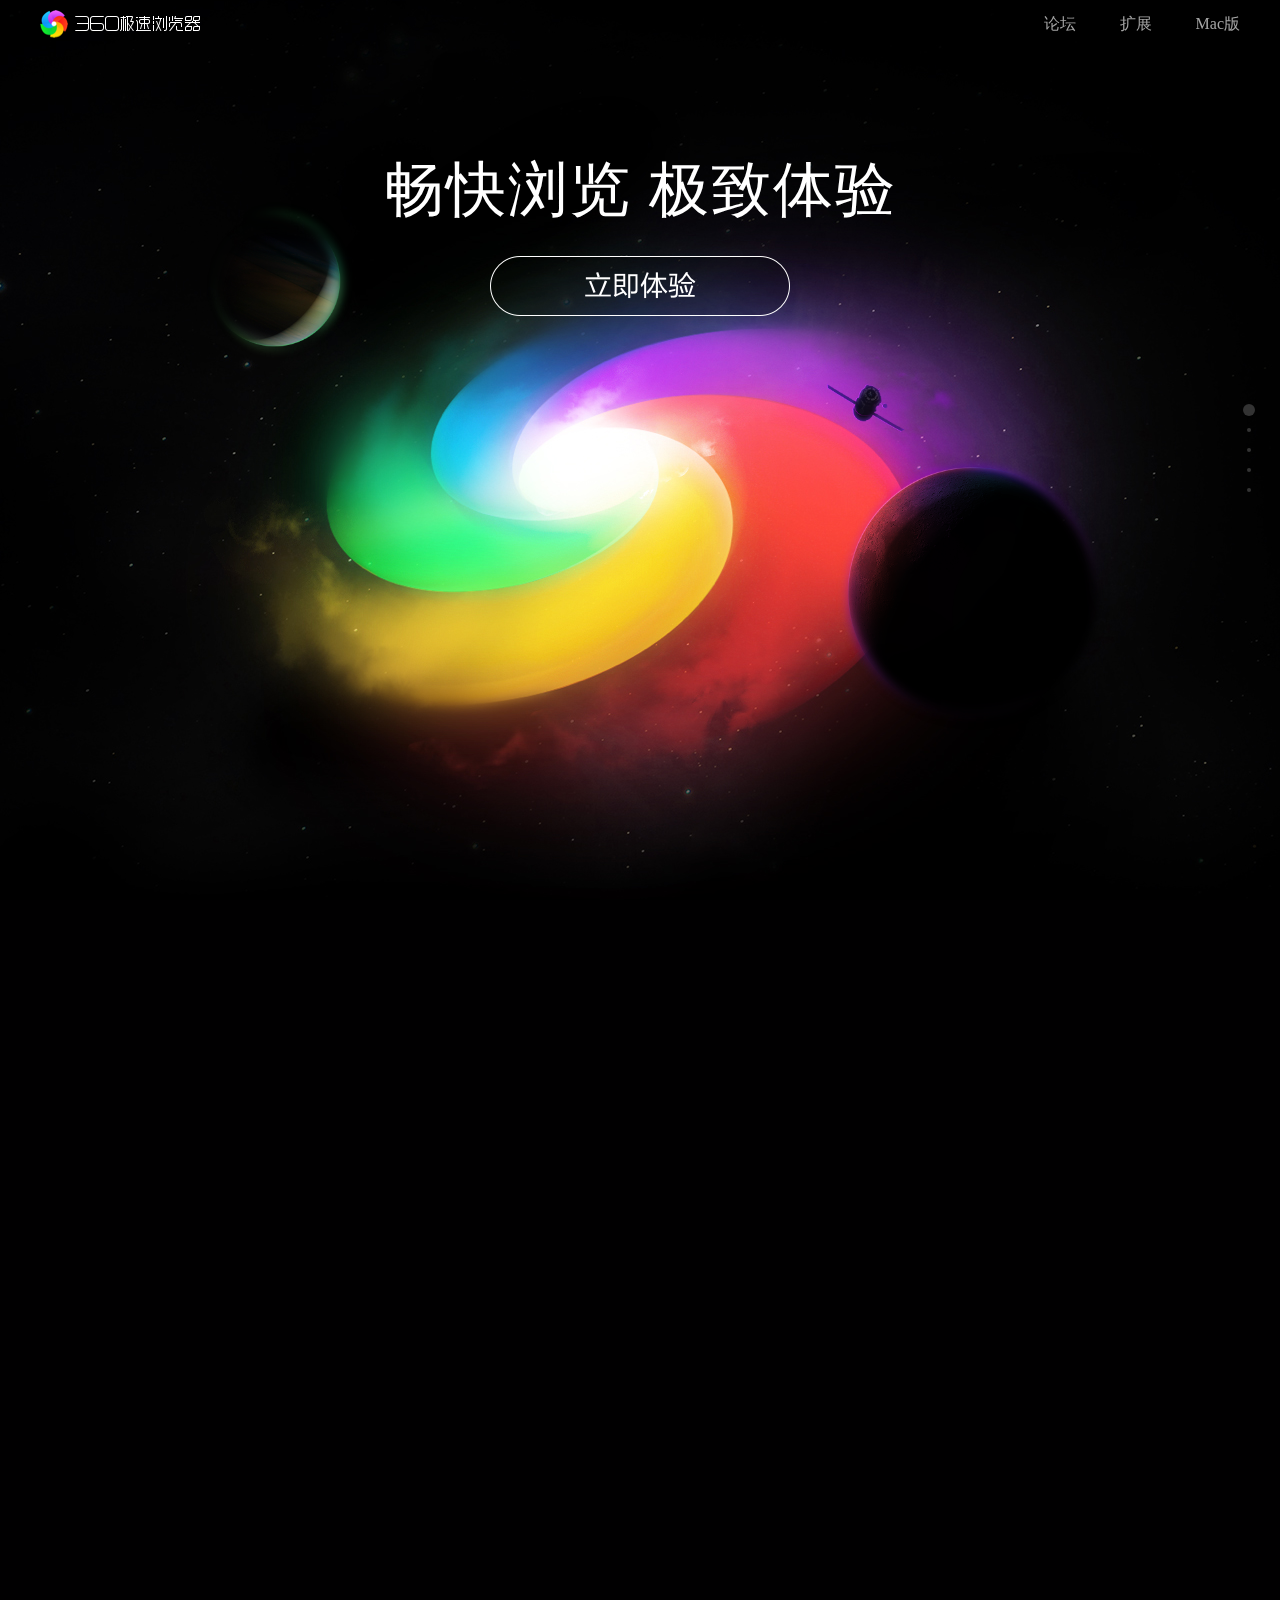
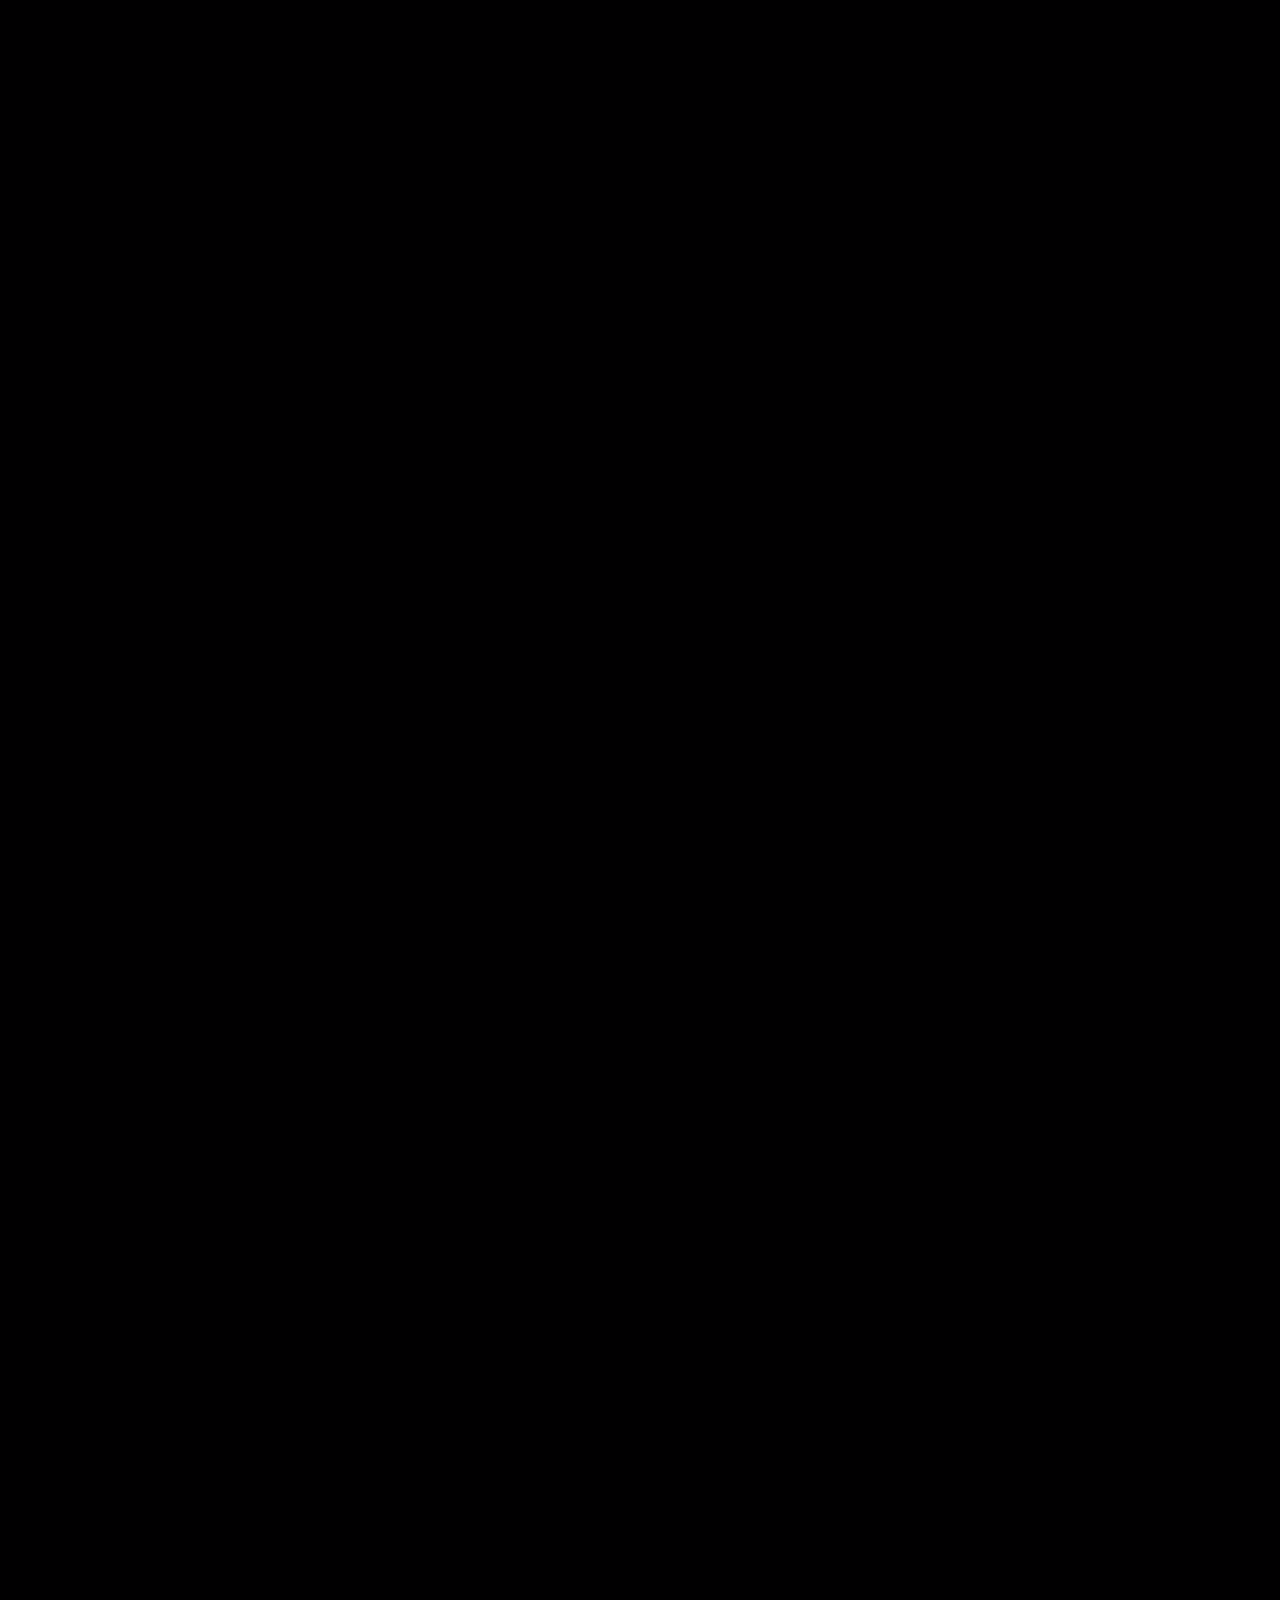
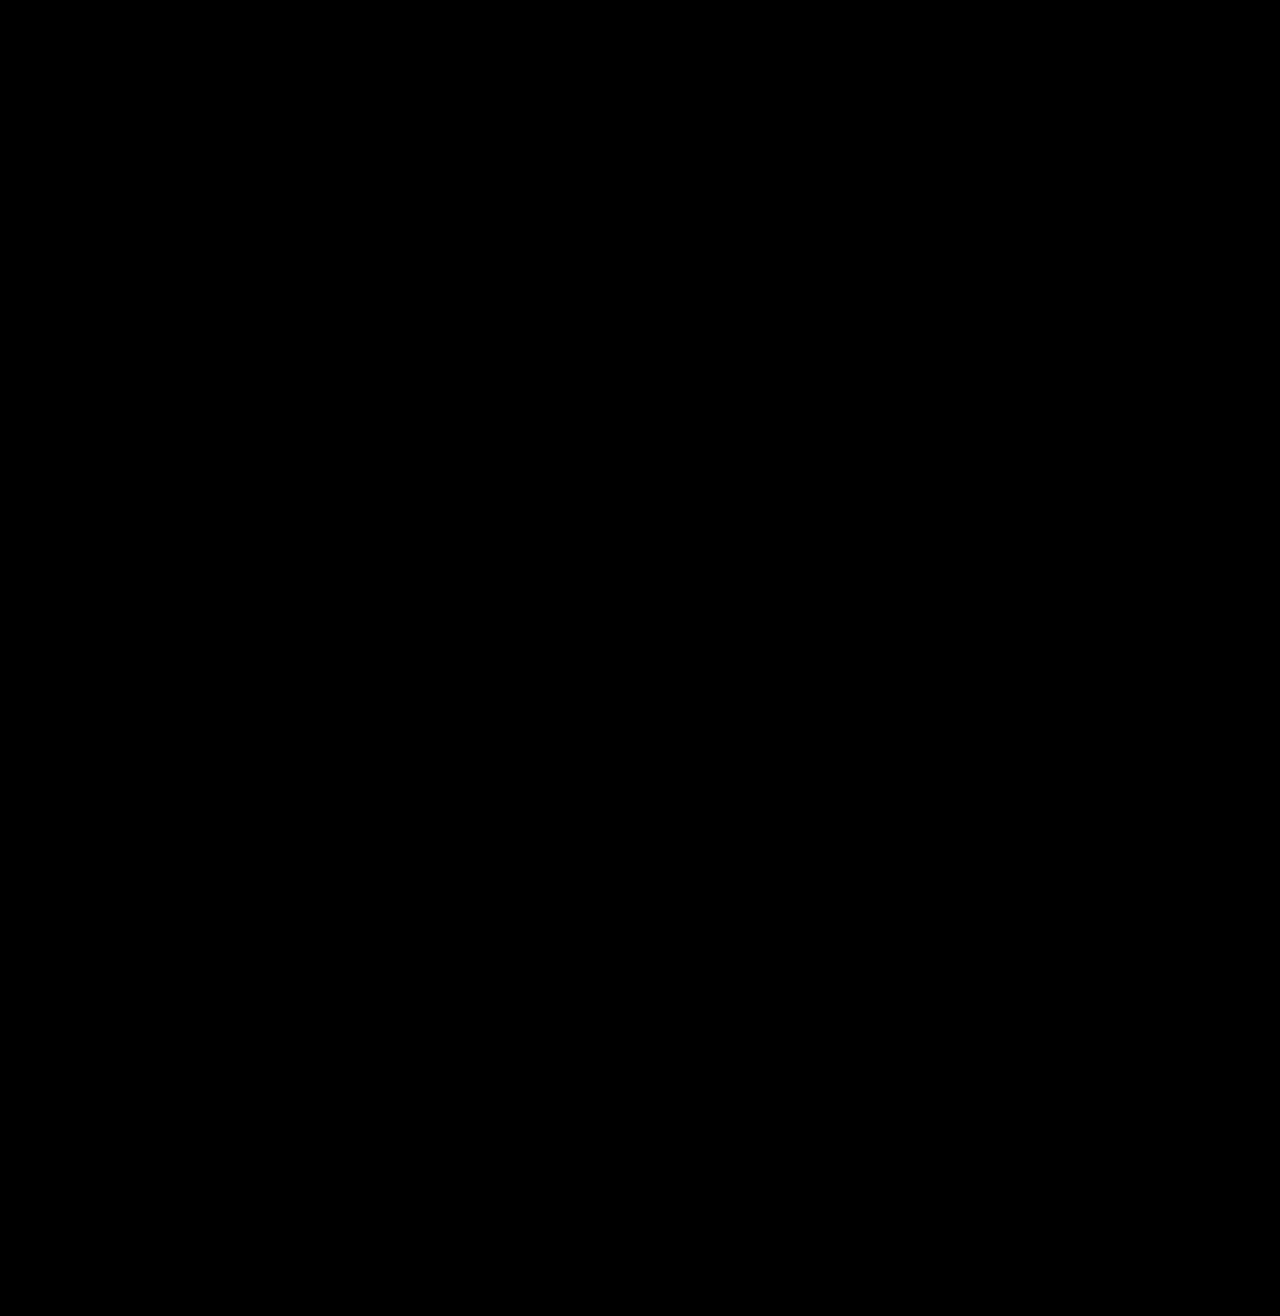
<file: 360/index.html>
<!DOCTYPE html>
<html lang="en">
<head>
    <meta charset="UTF-8">
    <meta name="viewport" content="width=device-width, initial-scale=1.0">
    <title>360极速浏览器</title>
    <!-- 注意要把这个fullpage文件放到index文件的上方 -->
    <link rel="stylesheet" href="css/fullpage.css">
    <link rel="stylesheet" href="css/index.css">

</head>
<body>
    <!-- 固定导航栏 -->
    <div class="header">
        <div class="headerContent">
            <img src="images/logo.png" alt="">
            <div class="nav">
                <a href="bankuai.html">论坛</a>
                <a href="#">扩展</a>
                <a href="#">Mac版</a>
            </div>
        </div>
    </div>
    <!-- 全屏滚动的代码 -->
    <div id="fullpage">
        <!-- 几个屏幕几个div -->
        <!-- 第一屏幕 -->
        <div class="section section1">
            <div class="title-box">
                <p>畅快浏览 极致体验</p>
                <a href="#"></a>
            </div>
            <!-- 第一个小球 -->
            <img src="images/ball1.png" alt="" class="ball1">
            <!-- 第二个小球 -->
            <img src="images/ball2.png" alt="" class="ball2">
            <!-- 卫星图片 -->
            <img src="images/ship.png" alt="" class="ship">
        </div>

        <!-- 第二屏幕 -->
        <div class="section">
            <!-- 文字模块 -->
            <div class="word-content">
                <p class="bigword">极速</p>
                <p class="line"></p>
                <p class="midword">Chromium78全新内核</p>
                <p class="smallword">性能强劲，快如闪电</p>
                <a href="#"></a>
            </div>

            <video autoplay="autoplay" loop="loop" muted="muted">
                <source src="images/video1.mp4" type="video/mp4">
                    您的浏览器版本太低，不能播放该视频
            </video>
        </div>

        <!-- 第三屏幕 -->
        <div class="section">
             <!-- 文字模块 -->
             <div class="word-content">
                <p class="bigword">极酷</p>
                <p class="line"></p>
                <p class="midword">暗夜炫黑模式</p>
                <p class="smallword">定义酷，定义你</p>
                <a href="#"></a>
            </div>

            <video autoplay="autoplay" loop="loop" muted="muted">
                <source src="images/video2.mp4" type="video/mp4">
                    您的浏览器版本太低，不能播放该视频
            </video>
        </div>

        <!-- 第四屏幕 -->
        <div class="section">
             <!-- 文字模块 -->
             <div class="word-content">
                <p class="bigword">级安全</p>
                <p class="line"></p>
                <p class="midword">DNS加密防劫持</p>
                <p class="smallword">安全升级，肆意无忌</p>
                <a href="#"></a>
            </div>

            <video autoplay="autoplay" loop="loop" muted="muted">
                <source src="images/video3.mp4" type="video/mp4">
                    您的浏览器版本太低，不能播放该视频
            </video>
        </div>

        <!-- 第五屏幕 -->
        <div class="section">
             <!-- 文字模块 -->
             <div class="word-content">
                <p class="bigword">极视界</p>
                <p class="line"></p>
                <p class="midword">4K高清视频播放</p>
                <p class="smallword">还原真实之美，尽显万物本色</p>
                <a href="#"></a>
            </div>

            <video autoplay="autoplay" loop="loop" muted="muted">
                <source src="images/video4.mp4" type="video/mp4">
                    您的浏览器版本太低，不能播放该视频
            </video>

            <!-- 底部模块 -->
            <div class="footer">
                Copyright © 2005-2021 360.CN All Rights Reserved 360互联网安全中心 隐私权政策 京ICP证080047号
                </br><img src="images/icon.png">京公网安备 11000002000006号
            </div>
        </div>

    </div>







    <!-- 必须先引入 jQuary到js文件 -->
    <script src="js/jquery.min.js"></script>
    <script src="js/fullpage.js"></script>

    <!-- 必须放到这里 -->
    <script>
       $(function () {
           $('#fullpage').fullpage({
              'navigation': true,
           });
       });
    </script>
</body>
</html>
</file>
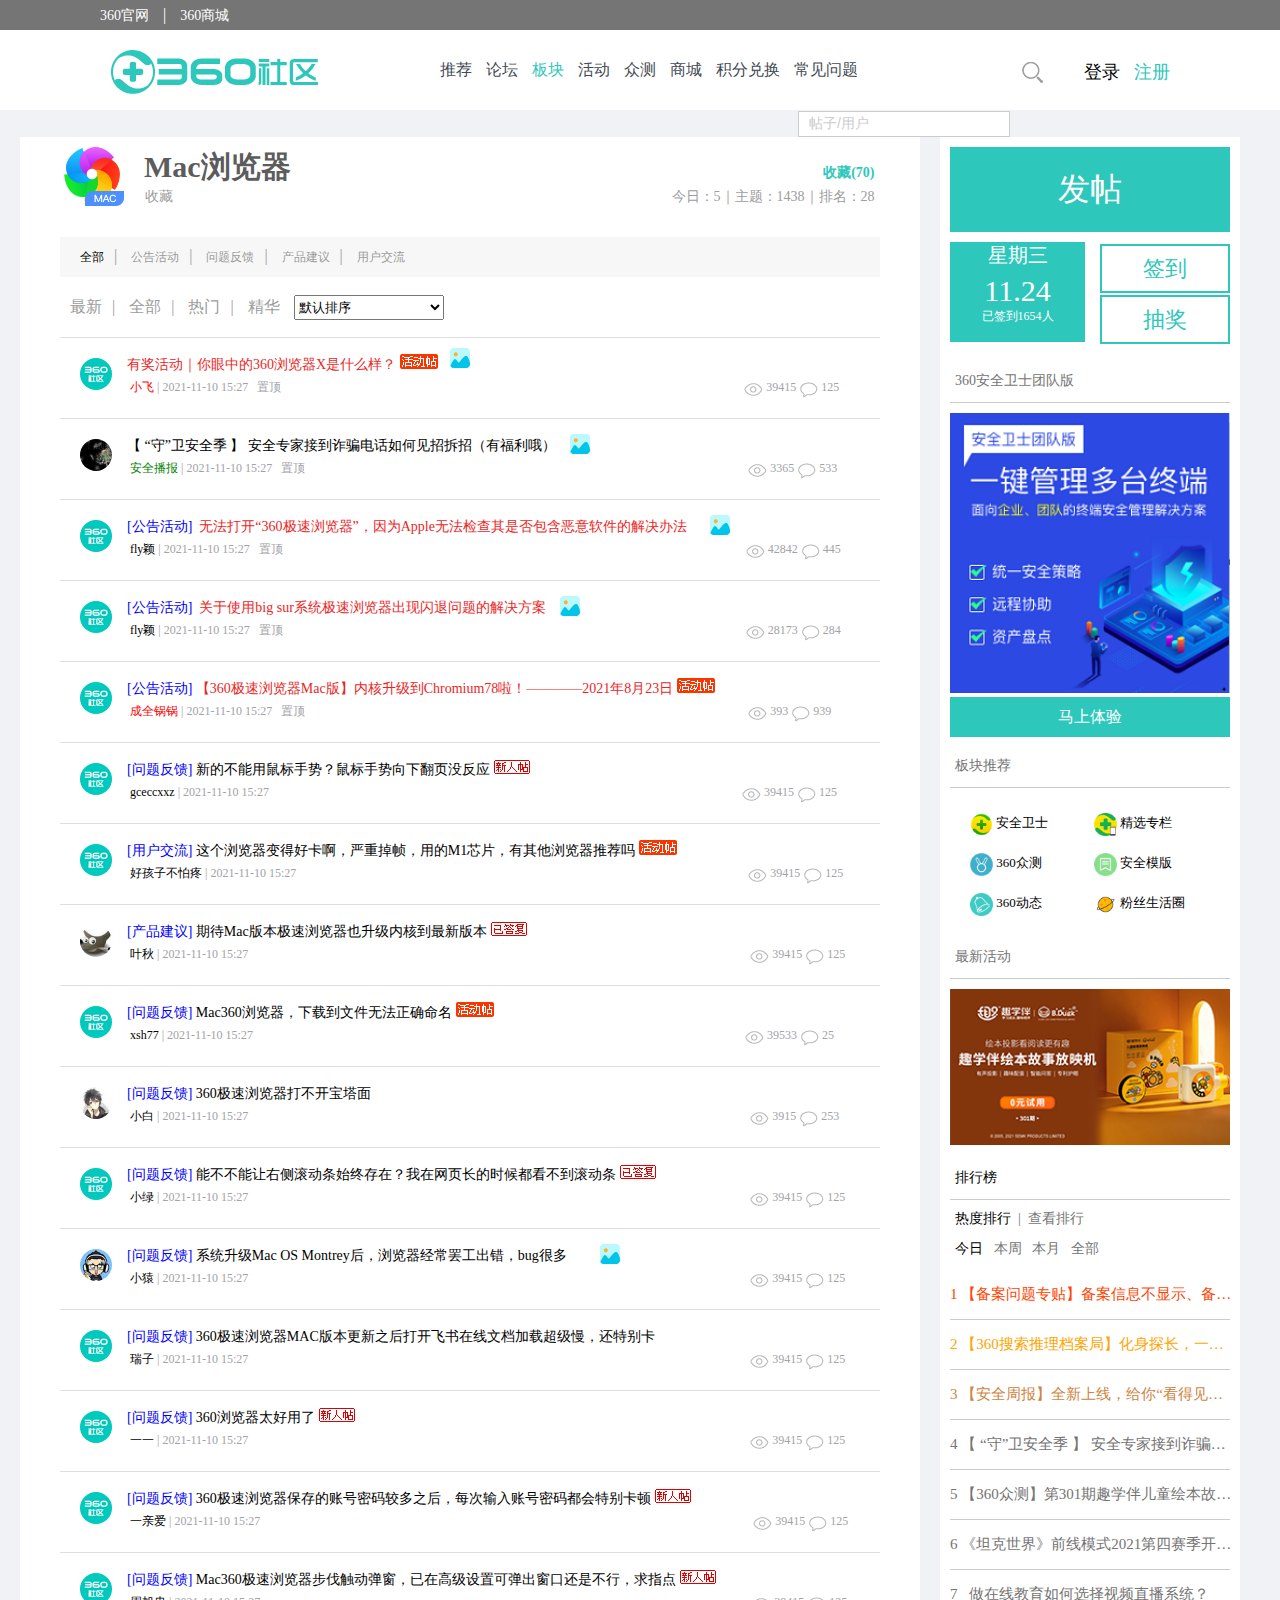
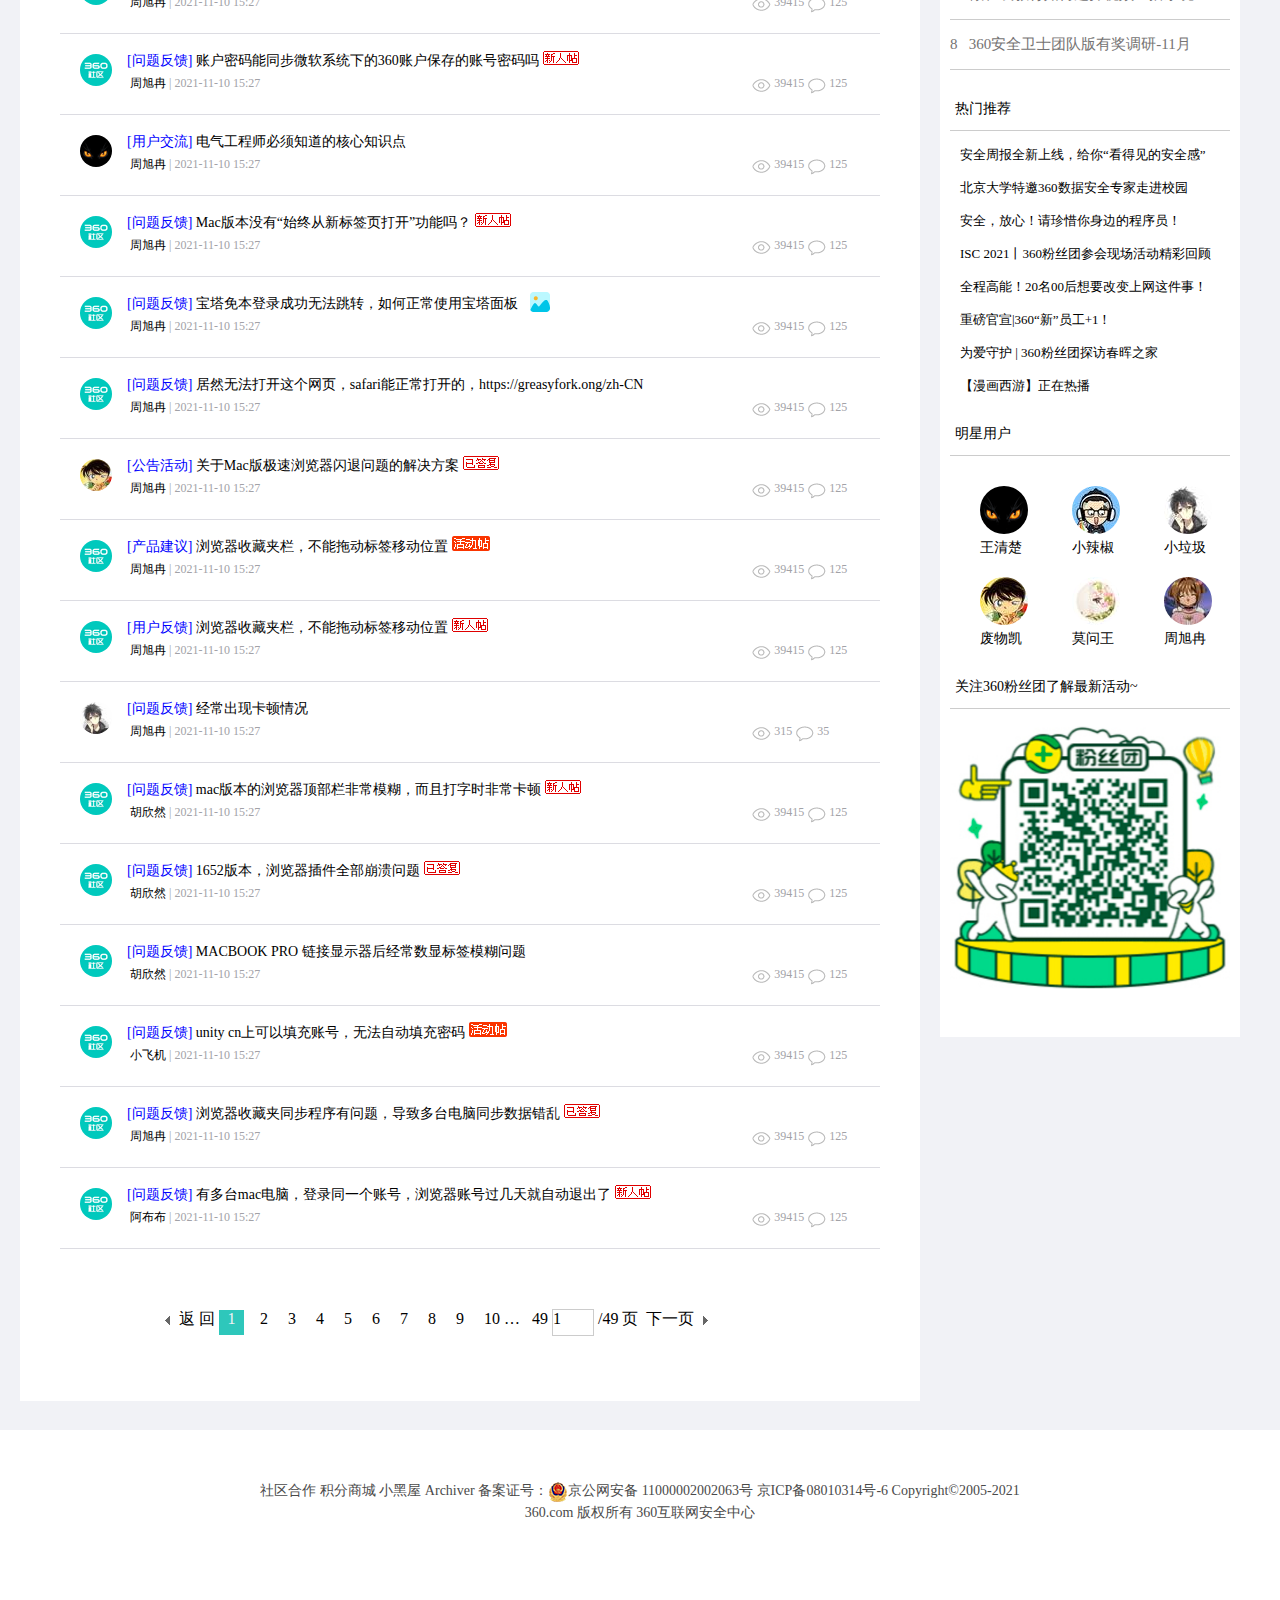
<file: 360/bankuai.html>
<!DOCTYPE html>
<html lang="en">
<head>
    <meta charset="UTF-8">
    <meta name="viewport" content="width=device-width, initial-scale=1.0">
    <title>Mac浏览器—360社区</title>
    <link rel="stylesheet" href="./css/bankuai.css">
</head>
<body>
    <!-- 首部导航栏 1-->
    <div class="nav">
        <p class="left">
            <span>
                <a href="#">360官网</a>
            </span>
            <span>|</span>
            <span>
                <a href="#">360商城</a>
            </span>
        </p>
    </div>

    <!-- 首部导航栏 2 -->
    <div class="nav2">
        <span>
            <img src="./images2/qiku_community_logo.png" alt="">
        </span>
        <span>
            <ul>
                <li><a href="#">推荐</a></li>
                <li><a href="#">论坛</a></li>
                <li><a href="#" class="green">板块</a></li>
                <li><a href="#">活动</a></li>
                <li><a href="#">众测</a></li>
                <li><a href="#">商城</a></li>
                <li><a href="#">积分兑换</a></li>
                <li><a href="#">常见问题</a></li>
            </ul>
        </span>


        <div>
            <div class="denglu">
                <p>
                    <a href="#">登录</a>
                    <a href="#" class="zhuce">注册</a>
                </p>
            </div>
            <!-- <input type="image" name="" id="" class="biaozhi" value=" "> -->
            <a href="#" class="sousuo1"></a>
            <!-- <img src="./images2/search.png" alt=""> -->
            <input type="text" value="帖子/用户" class="sousuo">
            
        </div>
    </div>

    <!-- 主体部分 -->
    <div class="all">
        <div class="boardnavleft">
            <!-- 第一部分 -->
            <div class="one">
                <img src="./images2/a3.png" alt="">
                <h2>
                    <a href="#">Mac浏览器</a>
                    <a href="#" class="shoucang">收藏(70)</a>
                </h2>
                <p>
                    <a href="#">收藏</a>
                    <a href="#" class="today">今日：5｜主题：1438｜排名：28</a>
                </p>
            </div>

            <!-- 第二部分 -->
            <div class="two">
                <a href="#" class="all">全部</a><span>|</span>
                <a href="#">公告活动</a><span>|</span>
                <a href="#">问题反馈</a><span>|</span>
                <a href="#">产品建议</a><span>|</span>
                <a href="#">用户交流</a>
            </div>

            <!-- 第三部分 -->
            <div class="three">
                <a href="#">最新</a><span>|</span>
                <a href="#">全部</a><span>|</span>
                <a href="#">热门</a><span>|</span>
                <a href="#">精华</a>
                <select name="" id="">
                    <option value="">默认排序</option>
                    <option value="">发帖时间</option>
                    <option value="">抢沙发</option>
                </select>
            </div>
            <div class="line"></div>

            <!-- 第四部分 -->
            <div class="four">
                <a href="#" class="img">
                    <img src="./images2/noavatar_small.jpg" alt="">
                </a>
                <a href="#" class="text">
                    <p class="jiang">有奖活动｜你眼中的360浏览器X是什么样？</p>
                    <span><img src="./images2/015.small.gif" alt="" class="picture2"></span>
                    <span><img src="./images2/picture.png" alt="" class="picture"></span>
                </a>
                <p class="name">
                    <font color="red">小飞</font> | 2021-11-10 15:27 &nbsp;&nbsp;置顶
                    <img src="./images2/postcheck.png" alt="" class="yan yan4">&nbsp;39415
                    <img src="./images2/postcomment.png" alt="" class="duihua">&nbsp;125
                </p>
            </div>
            <div class="line"></div>


            <!-- 第五部分 -->
            <div class="four">
                <a href="#" class="img">
                    <img src="./images2/t0130620bf680d3e09f.jpg" alt="">
                </a>
                <a href="#" class="text">
                    <p class="jiang ji">【 “守”卫安全季 】 安全专家接到诈骗电话如何见招拆招（有福利哦）</p>
                    <!-- <span><img src="./images2/015.small.gif" alt="" class="picture2"></span> -->
                    <span><img src="./images2/picture.png" alt="" class="picture5"></span>
                </a>
                <p class="name">
                    <font color="green">安全播报</font> | 2021-11-10 15:27 &nbsp;&nbsp;置顶
                    <img src="./images2/postcheck.png" alt="" class="yan yan5">&nbsp;3365
                    <img src="./images2/postcomment.png" alt="" class="duihua">&nbsp;533
                </p>
            </div>
            <div class="line"></div>


            <!-- 第六部分 -->
            <div class="four">
                <a href="#" class="img">
                    <img src="./images2/noavatar_small.jpg" alt="">
                </a>
                <a href="#" class="text">
                    <p class="jiang"><font color="blue">[公告活动]</font>&nbsp; <font>无法打开“360极速浏览器”，因为Apple无法检查其是否包含恶意软件的解决办法</font></p>
                    <!-- <span><img src="./images2/015.small.gif" alt="" class="picture2"></span> -->
                    <span><img src="./images2/picture.png" alt="" class="picture picture6"></span>
                </a>
                <p class="name">
                    <font color="black">fly颖</font> | 2021-11-10 15:27 &nbsp;&nbsp;置顶
                    <img src="./images2/postcheck.png" alt="" class="yan yan6">&nbsp;42842
                    <img src="./images2/postcomment.png" alt="" class="duihua">&nbsp;445
                </p>
            </div>
            <div class="line"></div>


            <!-- 第七部分 -->
            <div class="four">
                <a href="#" class="img">
                    <img src="./images2/noavatar_small.jpg" alt="">
                </a>
                <a href="#" class="text">
                    <p class="jiang"> <font color="blue">[公告活动] </font>&nbsp;关于使用big sur系统极速浏览器出现闪退问题的解决方案</p>
                    <!-- <span><img src="./images2/015.small.gif" alt="" class="picture2"></span> -->
                    <span><img src="./images2/picture.png" alt="" class="picture picture7"></span>
                </a>
                <p class="name">
                    <font color="black">fly颖</font> | 2021-11-10 15:27 &nbsp;&nbsp;置顶
                    <img src="./images2/postcheck.png" alt="" class="yan yan7">&nbsp;28173
                    <img src="./images2/postcomment.png" alt="" class="duihua">&nbsp;284
                </p>
            </div>
            <div class="line"></div>


            <!-- 第八部分 -->
            <div class="four">
                <a href="#" class="img">
                    <img src="./images2/noavatar_small.jpg" alt="">
                </a>
                <a href="#" class="text">
                    <p class="jiang"><font color="blue">[公告活动] </font>【360极速浏览器Mac版】内核升级到Chromium78啦！————2021年8月23日</p>
                    <span><img src="./images2/015.small.gif" alt="" class="picture2"></span>
                    <!-- <span><img src="./images2/picture.png" alt="" class="picture"></span> -->
                </a>
                <p class="name">
                    <font color="red">成全锅锅</font> | 2021-11-10 15:27 &nbsp;&nbsp;置顶
                    <img src="./images2/postcheck.png" alt="" class="yan yan8">&nbsp;393
                    <img src="./images2/postcomment.png" alt="" class="duihua">&nbsp;939
                </p>
            </div>
            <div class="line"></div>


            <!-- 第九部分 -->
            <div class="four">
                <a href="#" class="img">
                    <img src="./images2/noavatar_small.jpg" alt="">
                </a>
                <a href="#" class="text">
                    <p class="jiang gonggao"><font color="blue">[问题反馈] </font>新的不能用鼠标手势？鼠标手势向下翻页没反应</p>
                    <span><img src="./images2/011.small.gif" alt="" class="picture2"></span>
                    <!-- <span><img src="./images2/picture.png" alt="" class="picture"></span> -->
                </a>
                <p class="name">
                    <font color="black">gceccxxz</font> | 2021-11-10 15:27 
                    <img src="./images2/postcheck.png" alt="" class="yan yan9">&nbsp;39415
                    <img src="./images2/postcomment.png" alt="" class="duihua">&nbsp;125
                </p>
            </div>
            <div class="line"></div>





            <!-- 第十部分 -->
            <div class="four">
                <a href="#" class="img">
                    <img src="./images2/noavatar_small.jpg" alt="">
                </a>
                <a href="#" class="text">
                    <p class="jiang gonggao"><font color="blue">[用户交流] </font>这个浏览器变得好卡啊，严重掉帧，用的M1芯片，有其他浏览器推荐吗</p>
                    <span><img src="./images2/015.small.gif" alt="" class="picture2"></span>
                    <!-- <span><img src="./images2/picture.png" alt="" class="picture"></span> -->
                </a>
                <p class="name">
                    <font color="black">好孩子不怕疼</font> | 2021-11-10 15:27 &nbsp;&nbsp;
                    <img src="./images2/postcheck.png" alt="" class="yan yan10">&nbsp;39415
                    <img src="./images2/postcomment.png" alt="" class="duihua">&nbsp;125
                </p>
            </div>
            <div class="line"></div>




            <!-- 第十一部分 -->
            <div class="four">
                <a href="#" class="img">
                    <img src="./images2/2.jpg" alt="">
                </a>
                <a href="#" class="text">
                    <p class="jiang gonggao"><font color="blue">[产品建议] </font>期待Mac版本极速浏览器也升级内核到最新版本</p>
                    <span><img src="./images2/030.small.gif" alt="" class="picture2"></span>
                    <!-- <span><img src="./images2/picture.png" alt="" class="picture"></span> -->
                </a>
                <p class="name">
                    <font color="black">叶秋</font> | 2021-11-10 15:27 &nbsp;&nbsp;
                    <img src="./images2/postcheck.png" alt="" class="yan yan15">&nbsp;39415
                    <img src="./images2/postcomment.png" alt="" class="duihua">&nbsp;125
                </p>
            </div>
            <div class="line"></div>




            <!-- 第十二部分 -->
            <div class="four">
                <a href="#" class="img">
                    <img src="./images2/noavatar_small.jpg" alt="">
                </a>
                <a href="#" class="text">
                    <p class="jiang gonggao"><font color="blue">[问题反馈] </font>Mac360浏览器，下载到文件无法正确命名</p>
                    <span><img src="./images2/015.small.gif" alt="" class="picture2"></span>
                    <!-- <span><img src="./images2/picture.png" alt="" class="picture"></span> -->
                </a>
                <p class="name">
                    <font color="black">xsh77</font> | 2021-11-10 15:27 &nbsp;&nbsp;
                    <img src="./images2/postcheck.png" alt="" class="yan yan12">&nbsp;39533
                    <img src="./images2/postcomment.png" alt="" class="duihua">&nbsp;25
                </p>
            </div>
            <div class="line"></div>






            <!-- 第十三部分 -->
            <div class="four">
                <a href="#" class="img">
                    <img src="./images2/1.jpg" alt="">
                </a>
                <a href="#" class="text">
                    <p class="jiang gonggao"><font color="blue">[问题反馈] </font>360极速浏览器打不开宝塔面</p>
                    <!-- <span><img src="./images2/015.small.gif" alt="" class="picture2"></span> -->
                    <!-- <span><img src="./images2/picture.png" alt="" class="picture"></span> -->
                </a>
                <p class="name">
                    <font color="black">小白</font> | 2021-11-10 15:27 &nbsp;&nbsp;
                    <img src="./images2/postcheck.png" alt="" class="yan yan15">&nbsp;3915
                    <img src="./images2/postcomment.png" alt="" class="duihua">&nbsp;253
                </p>
            </div>
            <div class="line"></div>





            <!-- 第十四部分 -->
            <div class="four">
                <a href="#" class="img">
                    <img src="./images2/noavatar_small.jpg" alt="">
                </a>
                <a href="#" class="text">
                    <p class="jiang gonggao"><font color="blue">[问题反馈] </font>能不不能让右侧滚动条始终存在？我在网页长的时候都看不到滚动条</p>
                    <span><img src="./images2/030.small.gif" alt="" class="picture2"></span>
                    <!-- <span><img src="./images2/picture.png" alt="" class="picture"></span> -->
                </a>
                <p class="name">
                    <font color="black">小绿</font> | 2021-11-10 15:27 &nbsp;&nbsp;
                    <img src="./images2/postcheck.png" alt="" class="yan yan15">&nbsp;39415
                    <img src="./images2/postcomment.png" alt="" class="duihua">&nbsp;125
                </p>
            </div>
            <div class="line"></div>






            <!-- 第十五部分 -->
            <div class="four">
                <a href="#" class="img">
                    <img src="./images2/avatar4.jpg" alt="">
                </a>
                <a href="#" class="text">
                    <p class="jiang gonggao"><font color="blue">[问题反馈] </font>系统升级Mac&nbsp;OS&nbsp;Montrey后，浏览器经常罢工出错，bug很多</p>
                    <!-- <span><img src="./images2/015.small.gif" alt="" class="picture2"></span> -->
                    <span><img src="./images2/picture.png" alt="" class="picture picture15"></span>
                </a>
                <p class="name">
                    <font color="black">小猿</font> | 2021-11-10 15:27 &nbsp;&nbsp;
                    <img src="./images2/postcheck.png" alt="" class="yan yan15">&nbsp;39415
                    <img src="./images2/postcomment.png" alt="" class="duihua">&nbsp;125
                </p>
            </div>
            <div class="line"></div>



            <!-- 第十六部分 -->
            <div class="four">
                <a href="#" class="img">
                    <img src="./images2/noavatar_small.jpg" alt="">
                </a>
                <a href="#" class="text">
                    <p class="jiang gonggao"><font color="blue">[问题反馈] </font>360极速浏览器MAC版本更新之后打开飞书在线文档加载超级慢，还特别卡</p>
                    <!-- <span><img src="./images2/015.small.gif" alt="" class="picture2"></span> -->
                    <!-- <span><img src="./images2/picture.png" alt="" class="picture"></span> -->
                </a>
                <p class="name">
                    <font color="black">瑞子</font> | 2021-11-10 15:27 &nbsp;&nbsp;
                    <img src="./images2/postcheck.png" alt="" class="yan yan15">&nbsp;39415
                    <img src="./images2/postcomment.png" alt="" class="duihua">&nbsp;125
                </p>
            </div>
            <div class="line"></div>


            <!-- 第十七部分 -->
            <div class="four">
                <a href="#" class="img">
                    <img src="./images2/noavatar_small.jpg" alt="">
                </a>
                <a href="#" class="text">
                    <p class="jiang gonggao"><font color="blue">[问题反馈] </font>360浏览器太好用了</p>
                    <span><img src="./images2/011.small.gif" alt="" class="picture2"></span>
                    <!-- <span><img src="./images2/picture.png" alt="" class="picture"></span> -->
                </a>
                <p class="name">
                    <font color="black">一一</font> | 2021-11-10 15:27 &nbsp;&nbsp;
                    <img src="./images2/postcheck.png" alt="" class="yan yan15">&nbsp;39415
                    <img src="./images2/postcomment.png" alt="" class="duihua">&nbsp;125
                </p>
            </div>
            <div class="line"></div>

            <!-- 第十八部分 -->
            <div class="four">
                <a href="#" class="img">
                    <img src="./images2/noavatar_small.jpg" alt="">
                </a>
                <a href="#" class="text">
                    <p class="jiang gonggao"><font color="blue">[问题反馈] </font>360极速浏览器保存的账号密码较多之后，每次输入账号密码都会特别卡顿</p>
                    <span><img src="./images2/011.small.gif" alt="" class="picture2"></span>
                    <!-- <span><img src="./images2/picture.png" alt="" class="picture"></span> -->
                </a>
                <p class="name">
                    <font color="black">一亲爱</font> | 2021-11-10 15:27 
                    <img src="./images2/postcheck.png" alt="" class="yan yan15">&nbsp;39415
                    <img src="./images2/postcomment.png" alt="" class="duihua">&nbsp;125
                </p>
            </div>
            <div class="line"></div>



            <!-- 第十九部分 -->
            <div class="four">
                <a href="#" class="img">
                    <img src="./images2/noavatar_small.jpg" alt="">
                </a>
                <a href="#" class="text">
                    <p class="jiang gonggao"><font color="blue">[问题反馈] </font>Mac360极速浏览器步伐触动弹窗，已在高级设置可弹出窗口还是不行，求指点</p>
                    <span><img src="./images2/011.small.gif" alt="" class="picture2"></span>
                    <!-- <span><img src="./images2/picture.png" alt="" class="picture"></span> -->
                </a>
                <p class="name">
                    <font color="black">周旭冉</font> | 2021-11-10 15:27 &nbsp;&nbsp;
                    <img src="./images2/postcheck.png" alt="" class="yan">&nbsp;39415
                    <img src="./images2/postcomment.png" alt="" class="duihua">&nbsp;125
                </p>
            </div>
            <div class="line"></div>


            <!-- 第二十部分 -->
            <div class="four">
                <a href="#" class="img">
                    <img src="./images2/noavatar_small.jpg" alt="">
                </a>
                <a href="#" class="text">
                    <p class="jiang gonggao"><font color="blue">[问题反馈] </font>账户密码能同步微软系统下的360账户保存的账号密码吗</p>
                    <span><img src="./images2/011.small.gif" alt="" class="picture2"></span>
                    <!-- <span><img src="./images2/picture.png" alt="" class="picture"></span> -->
                </a>
                <p class="name">
                    <font color="black">周旭冉</font> | 2021-11-10 15:27 &nbsp;&nbsp;
                    <img src="./images2/postcheck.png" alt="" class="yan">&nbsp;39415
                    <img src="./images2/postcomment.png" alt="" class="duihua">&nbsp;125
                </p>
            </div>
            <div class="line"></div>

            <!-- 第二十一部分 -->
            <div class="four">
                <a href="#" class="img">
                    <img src="./images2/avatar.jpg" alt="">
                </a>
                <a href="#" class="text">
                    <p class="jiang gonggao"><font color="blue">[用户交流] </font>电气工程师必须知道的核心知识点</p>
                    <!-- <span><img src="./images2/015.small.gif" alt="" class="picture2"></span> -->
                    <!-- <span><img src="./images2/picture.png" alt="" class="picture"></span> -->
                </a>
                <p class="name">
                    <font color="black">周旭冉</font> | 2021-11-10 15:27 &nbsp;&nbsp;
                    <img src="./images2/postcheck.png" alt="" class="yan">&nbsp;39415
                    <img src="./images2/postcomment.png" alt="" class="duihua">&nbsp;125
                </p>
            </div>
            <div class="line"></div>


            <!-- 第二十二部分 -->
            <div class="four">
                <a href="#" class="img">
                    <img src="./images2/noavatar_small.jpg" alt="">
                </a>
                <a href="#" class="text">
                    <p class="jiang gonggao"><font color="blue">[问题反馈] </font>Mac版本没有“始终从新标签页打开”功能吗？</p>
                    <span><img src="./images2/011.small.gif" alt="" class="picture2"></span>
                    <!-- <span><img src="./images2/picture.png" alt="" class="picture"></span> -->
                </a>
                <p class="name">
                    <font color="black">周旭冉</font> | 2021-11-10 15:27 &nbsp;&nbsp;
                    <img src="./images2/postcheck.png" alt="" class="yan">&nbsp;39415
                    <img src="./images2/postcomment.png" alt="" class="duihua">&nbsp;125
                </p>
            </div>
            <div class="line"></div>


            <!-- 第二十三部分 -->
            <div class="four">
                <a href="#" class="img">
                    <img src="./images2/noavatar_small.jpg" alt="">
                </a>
                <a href="#" class="text">
                    <p class="jiang gonggao"><font color="blue">[问题反馈] </font>宝塔免本登录成功无法跳转，如何正常使用宝塔面板</p>
                    <!-- <span><img src="./images2/015.small.gif" alt="" class="picture2"></span> -->
                    <span><img src="./images2/picture.png" alt="" class="picture picture23"></span>
                </a>
                <p class="name">
                    <font color="black">周旭冉</font> | 2021-11-10 15:27 &nbsp;&nbsp;
                    <img src="./images2/postcheck.png" alt="" class="yan">&nbsp;39415
                    <img src="./images2/postcomment.png" alt="" class="duihua">&nbsp;125
                </p>
            </div>
            <div class="line"></div>

            <!-- 第二十四部分 -->
            <div class="four">
                <a href="#" class="img">
                    <img src="./images2/noavatar_small.jpg" alt="">
                </a>
                <a href="#" class="text">
                    <p class="jiang gonggao"><font color="blue">[问题反馈] </font>居然无法打开这个网页，safari能正常打开的，https://greasyfork.ong/zh-CN</p>
                    <!-- <span><img src="./images2/015.small.gif" alt="" class="picture2"></span> -->
                    <!-- <span><img src="./images2/picture.png" alt="" class="picture"></span> -->
                </a>
                <p class="name">
                    <font color="black">周旭冉</font> | 2021-11-10 15:27 &nbsp;&nbsp;
                    <img src="./images2/postcheck.png" alt="" class="yan">&nbsp;39415
                    <img src="./images2/postcomment.png" alt="" class="duihua">&nbsp;125
                </p>
            </div>
            <div class="line"></div>
            
            
            
            
            
            <!-- 第二十五部分 -->
            <div class="four">
                <a href="#" class="img">
                    <img src="./images2/avatar2.jpg" alt="">
                </a>
                <a href="#" class="text">
                    <p class="jiang gonggao"><font color="blue">[公告活动] </font>关于Mac版极速浏览器闪退问题的解决方案</p>
                    <span><img src="./images2/030.small.gif" alt="" class="picture2"></span>
                    <!-- <span><img src="./images2/picture.png" alt="" class="picture"></span> -->
                </a>
                <p class="name">
                    <font color="black">周旭冉</font> | 2021-11-10 15:27 &nbsp;&nbsp;
                    <img src="./images2/postcheck.png" alt="" class="yan">&nbsp;39415
                    <img src="./images2/postcomment.png" alt="" class="duihua">&nbsp;125
                </p>
            </div>
            <div class="line"></div>


            <!-- 第二十六部分 -->
            <div class="four">
                <a href="#" class="img">
                    <img src="./images2/noavatar_small.jpg" alt="">
                </a>
                <a href="#" class="text">
                    <p class="jiang gonggao"><font color="blue">[产品建议] </font>浏览器收藏夹栏，不能拖动标签移动位置</p>
                    <span><img src="./images2/015.small.gif" alt="" class="picture2"></span>
                    <!-- <span><img src="./images2/picture.png" alt="" class="picture"></span> -->
                </a>
                <p class="name">
                    <font color="black">周旭冉</font> | 2021-11-10 15:27 &nbsp;&nbsp;
                    <img src="./images2/postcheck.png" alt="" class="yan">&nbsp;39415
                    <img src="./images2/postcomment.png" alt="" class="duihua">&nbsp;125
                </p>
            </div>
            <div class="line"></div>



            <!-- 第二十七部分 -->
            <div class="four">
                <a href="#" class="img">
                    <img src="./images2/noavatar_small.jpg" alt="">
                </a>
                <a href="#" class="text">
                    <p class="jiang gonggao"><font color="blue">[用户反馈] </font>浏览器收藏夹栏，不能拖动标签移动位置</p>
                    <span><img src="./images2/011.small.gif" alt="" class="picture2"></span>
                    <!-- <span><img src="./images2/picture.png" alt="" class="picture"></span> -->
                </a>
                <p class="name">
                    <font color="black">周旭冉</font> | 2021-11-10 15:27 &nbsp;&nbsp;
                    <img src="./images2/postcheck.png" alt="" class="yan">&nbsp;39415
                    <img src="./images2/postcomment.png" alt="" class="duihua">&nbsp;125
                </p>
            </div>
            <div class="line"></div>



            <!-- 第二十八部分 -->
            <div class="four">
                <a href="#" class="img">
                    <img src="./images2/1.jpg" alt="">
                </a>
                <a href="#" class="text">
                    <p class="jiang gonggao"><font color="blue">[问题反馈] </font>经常出现卡顿情况</p>
                    <!-- <span><img src="./images2/015.small.gif" alt="" class="picture2"></span> -->
                    <!-- <span><img src="./images2/picture.png" alt="" class="picture"></span> -->
                </a>
                <p class="name">
                    <font color="black">周旭冉</font> | 2021-11-10 15:27 &nbsp;&nbsp;
                    <img src="./images2/postcheck.png" alt="" class="yan">&nbsp;315
                    <img src="./images2/postcomment.png" alt="" class="duihua">&nbsp;35
                </p>
            </div>
            <div class="line"></div>




            <!-- 第二十九部分 -->
            <div class="four">
                <a href="#" class="img">
                    <img src="./images2/noavatar_small.jpg" alt="">
                </a>
                <a href="#" class="text">
                    <p class="jiang gonggao"><font color="blue">[问题反馈] </font>mac版本的浏览器顶部栏非常模糊，而且打字时非常卡顿</p>
                    <span><img src="./images2/011.small.gif" alt="" class="picture2"></span>
                    <!-- <span><img src="./images2/picture.png" alt="" class="picture"></span> -->
                </a>
                <p class="name">
                    <font color="black">胡欣然</font> | 2021-11-10 15:27 &nbsp;&nbsp;
                    <img src="./images2/postcheck.png" alt="" class="yan">&nbsp;39415
                    <img src="./images2/postcomment.png" alt="" class="duihua">&nbsp;125
                </p>
            </div>
            <div class="line"></div>



            <!-- 第三十部分 -->
            <div class="four">
                <a href="#" class="img">
                    <img src="./images2/noavatar_small.jpg" alt="">
                </a>
                <a href="#" class="text">
                    <p class="jiang gonggao"><font color="blue">[问题反馈] </font>1652版本，浏览器插件全部崩溃问题</p>
                    <span><img src="./images2/030.small.gif" alt="" class="picture2"></span>
                    <!-- <span><img src="./images2/picture.png" alt="" class="picture"></span> -->
                </a>
                <p class="name">
                    <font color="black">胡欣然</font> | 2021-11-10 15:27 &nbsp;&nbsp;
                    <img src="./images2/postcheck.png" alt="" class="yan">&nbsp;39415
                    <img src="./images2/postcomment.png" alt="" class="duihua">&nbsp;125
                </p>
            </div>
            <div class="line"></div>




            <!-- 第三十一部分 -->
            <div class="four">
                <a href="#" class="img">
                    <img src="./images2/noavatar_small.jpg" alt="">
                </a>
                <a href="#" class="text">
                    <p class="jiang gonggao"><font color="blue">[问题反馈] </font>MACBOOK&nbsp;PRO 链接显示器后经常数显标签模糊问题</p>
                    <!-- <span><img src="./images2/015.small.gif" alt="" class="picture2"></span> -->
                    <!-- <span><img src="./images2/picture.png" alt="" class="picture"></span> -->
                </a>
                <p class="name">
                    <font color="black">胡欣然</font> | 2021-11-10 15:27 &nbsp;&nbsp;
                    <img src="./images2/postcheck.png" alt="" class="yan">&nbsp;39415
                    <img src="./images2/postcomment.png" alt="" class="duihua">&nbsp;125
                </p>
            </div>
            <div class="line"></div>






            <!-- 第三十二部分 -->
            <div class="four">
                <a href="#" class="img">
                    <img src="./images2/noavatar_small.jpg" alt="">
                </a>
                <a href="#" class="text">
                    <p class="jiang gonggao"><font color="blue">[问题反馈] </font>unity&nbsp;cn上可以填充账号，无法自动填充密码</p>
                    <span><img src="./images2/015.small.gif" alt="" class="picture2"></span>
                    <!-- <span><img src="./images2/picture.png" alt="" class="picture"></span> -->
                </a>
                <p class="name">
                    <font color="black">小飞机</font> | 2021-11-10 15:27 &nbsp;&nbsp;
                    <img src="./images2/postcheck.png" alt="" class="yan">&nbsp;39415
                    <img src="./images2/postcomment.png" alt="" class="duihua">&nbsp;125
                </p>
            </div>
            <div class="line"></div>





            <!-- 第三十三部分 -->
            <div class="four">
                <a href="#" class="img">
                    <img src="./images2/noavatar_small.jpg" alt="">
                </a>
                <a href="#" class="text">
                    <p class="jiang gonggao"><font color="blue">[问题反馈] </font>浏览器收藏夹同步程序有问题，导致多台电脑同步数据错乱</p>
                    <span><img src="./images2/030.small.gif" alt="" class="picture2"></span>
                    <!-- <span><img src="./images2/picture.png" alt="" class="picture"></span> -->
                </a>
                <p class="name">
                    <font color="black">周旭冉</font> | 2021-11-10 15:27 &nbsp;&nbsp;
                    <img src="./images2/postcheck.png" alt="" class="yan">&nbsp;39415
                    <img src="./images2/postcomment.png" alt="" class="duihua">&nbsp;125
                </p>
            </div>
            <div class="line"></div>





            <!-- 第三十四部分 -->
            <div class="four">
                <a href="#" class="img">
                    <img src="./images2/noavatar_small.jpg" alt="">
                </a>
                
                <a href="#" class="text">
                    <p class="jiang gonggao"><font color="blue">[问题反馈] </font>有多台mac电脑，登录同一个账号，浏览器账号过几天就自动退出了</p>
                    <span><img src="./images2/011.small.gif" alt="" class="picture2"></span>
                    <!-- <span><img src="./images2/picture.png" alt="" class="picture"></span> -->
                </a>
                <p class="name">
                    <font color="black">阿布布</font> | 2021-11-10 15:27 &nbsp;&nbsp;
                    <img src="./images2/postcheck.png" alt="" class="yan">&nbsp;39415
                    <img src="./images2/postcomment.png" alt="" class="duihua">&nbsp;125
                </p>
            </div>
            <div class="line"></div>




            <div class="bottom">
                <img src="./images2/arw_l.gif" alt="">
                <a href="">
                    返&nbsp;回
                </a>
                <a href="#">
                    <div class="bottomone">1</div>
                </a>&ensp;
                <a href="#">2</a>&ensp;&ensp;
                <a href="#">3</a>&ensp;&ensp;
                <a href="#">4</a>&ensp;&ensp;
                <a href="#">5</a>&ensp;&ensp;
                <a href="#">6</a>&ensp;&ensp;
                <a href="#">7</a>&ensp;&ensp;
                <a href="#">8</a>&ensp;&ensp;
                <a href="#">9</a>&ensp;&ensp;
                <a href="#">10</a>
                …&nbsp;&nbsp;
                <a href="#">49</a>
                <div class="bottomone2">1</div>
                /49&nbsp;页&nbsp;
                下一页
                <img src="./images2/arw_r.gif" alt="">
            </div>



           



        </div>










        <!-- 右侧模块 -->
        <div class="boardnavright">
            <div class="one1">
                <a href="#">
                    <div class="fatie">
                        发帖
                    </div>
                </a>
                <div class="one2">
                    <p class="xingqi">星期三</p>
                    <p class="riqi">11.24</p>
                    <p class="qiandao">已签到1654人</p>
                </div>
                <div class="one23">
                    <p>签到</p>
                    <p>抽奖</p>
                </div>
            </div>

            <div class="two2">
                360安全卫士团队版
            </div>
            <div class="three3">
            </div>

            <div class="four4">
                <img src="./images2/t015429b761b67fe46e.png" alt="">
            </div>

            <a href="#">
                <div class="five5">
                    马上体验
                </div>
            </a>


            <div class="two2">
                <font color="#757577">板块推荐</font>
            </div>
            <div class="three3">
            </div>


           <div class="six6">
               <ul>
                   <li class="li1">
                       <img src="./images2/t01880f23f466e572a8.png" alt="">
                       <a href="#">安全卫士</a>
                    </li>
                   <li class="li1">
                       <img src="./images2/t0158ecf494d7c9bf20.png" alt="">
                       <a href="#">360众测</a>
                    </li>
                   <li class="li1">
                       <img src="./images2/t017590d057d3bad241.png" alt="">
                       <a href="#">360动态</a>
                    </li>
               </ul>
               <ul>
                   <li class="li1">
                       <img src="./images2/3.jpg" alt="">
                       <a href="#">精选专栏</a>
                    </li>
                   <li class="li1">
                       <img src="./images2/4.jpg" alt="">
                       <a href="#">安全模版</a>
                    </li>
                   <li class="li1">
                       <img src="./images2/t012065bd1c1c2793a2.png" alt="">
                       <a href="#">粉丝生活圈</a>
                    </li>
               </ul>
           </div>



           <div class="two2">
                最新活动
            </div>
            <div class="three3">
            </div>

            <div class="four4 four45">
                <img src="./images2/5.jpg" alt="">
            </div>

            <div class="two2">
                <font color="black">排行榜</font>
            </div>
            <div class="three3">
            </div>

            <div class="two2">
                <a href="#"><font color="black">热度排行</font></a>
                &nbsp;|&nbsp;
                <a href="#"><font color=#757575>查看排行</font></a>
                
            </div>

            <div class="two2">
                <a href="#"><font color="black">今日</font></a>
                &nbsp;
                <a href="#"><font color=#757575>本周</font></a>
                &nbsp;
                <a href="#"><font color=#757575>本月</font></a>
                &nbsp;
                <a href="#"><font color=#757575>全部</font></a>
            </div>

            

            <div class="seven7">
                <a href="#">
                    <p class="one7">1&nbsp;【备案问题专贴】备案信息不显示、备…</p>
                </a>
                <div class="three3">
                </div>

                <a href="#">
                    <p class="two7">2&nbsp;【360搜索推理档案局】化身探长，一…</p>
                </a>
                <div class="three3">
                </div>

                <a href="#">
                    <p class="three7">3&nbsp;【安全周报】全新上线，给你“看得见…</p>
                </a>
                <div class="three3">
                </div>

                <a href="#">
                    <p>4&nbsp;【 “守”卫安全季 】 安全专家接到诈骗…</p>
                </a>
                <div class="three3">
                </div>

                <a href="#">
                    <p>5&nbsp;【360众测】第301期趣学伴儿童绘本故…</p>
                </a>
                <div class="three3">
                </div>
                
                <a href="#">
                    <p>6&nbsp;《坦克世界》前线模式2021第四赛季开…</p>
                </a>
                <div class="three3">
                </div>

                <a href="#">
                    <p>7&nbsp; &nbsp;做在线教育如何选择视频直播系统？</p>
                </a>
                <div class="three3">
                </div>

                <a href="#">
                    <p>8&nbsp; &nbsp;360安全卫士团队版有奖调研-11月</p>
                </a>
                <div class="three3">
                </div>

            </div>

            <div class="two2 remen">
                <font color="black">热门推荐</font>
            </div>
            <div class="three3">
            </div>

            <div class="eight8">
                <p>安全周报全新上线，给你“看得见的安全感”</p>
                <p>北京大学特邀360数据安全专家走进校园</p>
                <p>安全，放心！请珍惜你身边的程序员！</p>
                <p>ISC 2021丨360粉丝团参会现场活动精彩回顾</p>
                <p>全程高能！20名00后想要改变上网这件事！</p>
                <p>重磅官宣|360“新”员工+1！</p>
                <p>为爱守护 | 360粉丝团探访春晖之家</p>
                <p>【漫画西游】正在热播</p>
            </div>


            <div class="two2 remen">
                <font color="black">明星用户</font>
            </div>
            <div class="three3">
            </div>


            <div class="nine9">
                <ul>
                    <li class="li2">
                        <img src="./images2/avatar.jpg" alt="">
                     </li>
                     <span>王清楚</span>
                    <li class="li2">
                        <img src="./images2/avatar2.jpg" alt="">
                     </li>
                     <span>废物凯</span>
                </ul>
                <ul>
                    <li class="li2">
                        <img src="./images2/avatar4.jpg" alt="">
                     </li>
                    <span>小辣椒</span>
                    <li class="li2">
                        <img src="./images2/avatar5.jpg" alt="">
                     </li>
                     <span>莫问王</span>
                    
                </ul>
                <ul>
                    <li class="li2">
                        <img src="./images2/1.jpg" alt="">
                     </li>
                    <span>小垃圾</span>
                     <li class="li2">
                        <img src="./images2/avatar3.jpg" alt="">
                     </li>
                     <span>周旭冉</span>
                </ul>
            </div>
 

            <div class="two2 remen">
                <font color="black">关注360粉丝团了解最新活动~</font>
            </div>
            <div class="three3">
            </div>

    
            <div class="four4 four45">
                <img src="./images2/6.png" alt="">
            </div>



        </div>

    </div>




    <!-- 底部模块 -->
    <div class="footer">
        社区合作&nbsp;积分商城&nbsp;小黑屋&nbsp;Archiver&nbsp;备案证号：<img src="./images2/t018b891a688f560525.png">京公网安备 11000002002063号 京ICP备08010314号-6  Copyright©2005-2021 
    </br>360.com 版权所有 360互联网安全中心
        
    </div>



</body>
</html>
</file>
<file: 360/css/fullpage.css>
/*!
 * fullPage 2.7.8
 * https://github.com/alvarotrigo/fullPage.js
 * MIT licensed
 *
 * Copyright (C) 2013 alvarotrigo.com - A project by Alvaro Trigo
 */
html.fp-enabled,
.fp-enabled body {
    margin: 0;
    padding: 0;
    overflow:hidden;

    /*Avoid flicker on slides transitions for mobile phones #336 */
    -webkit-tap-highlight-color: rgba(0,0,0,0);
}
#superContainer {
    height: 100%;
    position: relative;

    /* Touch detection for Windows 8 */
    -ms-touch-action: none;

    /* IE 11 on Windows Phone 8.1*/
    touch-action: none;
}
.fp-section {
    position: relative;
    -webkit-box-sizing: border-box; /* Safari<=5 Android<=3 */
    -moz-box-sizing: border-box; /* <=28 */
    box-sizing: border-box;
}
.fp-slide {
    float: left;
}
.fp-slide, .fp-slidesContainer {
    height: 100%;
    display: block;
}
.fp-slides {
    z-index:1;
    height: 100%;
    overflow: hidden;
    position: relative;
    -webkit-transition: all 0.3s ease-out; /* Safari<=6 Android<=4.3 */
    transition: all 0.3s ease-out;
}
.fp-section.fp-table, .fp-slide.fp-table {
    display: table;
    table-layout:fixed;
    width: 100%;
}
.fp-tableCell {
    display: table-cell;
    vertical-align: middle;
    width: 100%;
    height: 100%;
}
.fp-slidesContainer {
    float: left;
    position: relative;
}
.fp-controlArrow {
    -webkit-user-select: none; /* webkit (safari, chrome) browsers */
    -moz-user-select: none; /* mozilla browsers */
    -khtml-user-select: none; /* webkit (konqueror) browsers */
    -ms-user-select: none; /* IE10+ */
    position: absolute;
    z-index: 4;
    top: 50%;
    cursor: pointer;
    width: 0;
    height: 0;
    border-style: solid;
    margin-top: -38px;
    -webkit-transform: translate3d(0,0,0);
    -ms-transform: translate3d(0,0,0);
    transform: translate3d(0,0,0);
}
.fp-controlArrow.fp-prev {
    left: 15px;
    width: 0;
    border-width: 38.5px 34px 38.5px 0;
    border-color: transparent #fff transparent transparent;
}
.fp-controlArrow.fp-next {
    right: 15px;
    border-width: 38.5px 0 38.5px 34px;
    border-color: transparent transparent transparent #fff;
}
.fp-scrollable {
    overflow: scroll;
}
.fp-notransition {
    -webkit-transition: none !important;
    transition: none !important;
}
#fp-nav {
    position: fixed;
    z-index: 100;
    margin-top: -32px;
    top: 50%;
    opacity: 1;
    -webkit-transform: translate3d(0,0,0);
}
#fp-nav.right {
    right: 17px;
}
#fp-nav.left {
    left: 17px;
}
.fp-slidesNav{
    position: absolute;
    z-index: 4;
    left: 50%;
    opacity: 1;
}
.fp-slidesNav.bottom {
    bottom: 17px;
}
.fp-slidesNav.top {
    top: 17px;
}
#fp-nav ul,
.fp-slidesNav ul {
  margin: 0;
  padding: 0;
}
#fp-nav ul li,
.fp-slidesNav ul li {
    display: block;
    width: 14px;
    height: 13px;
    margin: 7px;
    position:relative;
}
.fp-slidesNav ul li {
    display: inline-block;
}
#fp-nav ul li a,
.fp-slidesNav ul li a {
    display: block;
    position: relative;
    z-index: 1;
    width: 100%;
    height: 100%;
    cursor: pointer;
    text-decoration: none;
}
#fp-nav ul li a.active span,
.fp-slidesNav ul li a.active span,
#fp-nav ul li:hover a.active span,
.fp-slidesNav ul li:hover a.active span{
    height: 12px;
    width: 12px;
    margin: -6px 0 0 -6px;
    border-radius: 100%;
 }
#fp-nav ul li a span,
.fp-slidesNav ul li a span {
    border-radius: 50%;
    position: absolute;
    z-index: 1;
    height: 4px;
    width: 4px;
    border: 0;
    background: #333;
    left: 50%;
    top: 50%;
    margin: -2px 0 0 -2px;
    -webkit-transition: all 0.1s ease-in-out;
    -moz-transition: all 0.1s ease-in-out;
    -o-transition: all 0.1s ease-in-out;
    transition: all 0.1s ease-in-out;
}
#fp-nav ul li:hover a span,
.fp-slidesNav ul li:hover a span{
    width: 10px;
    height: 10px;
    margin: -5px 0px 0px -5px;
}
#fp-nav ul li .fp-tooltip {
    position: absolute;
    top: -2px;
    color: #fff;
    font-size: 14px;
    font-family: arial, helvetica, sans-serif;
    white-space: nowrap;
    max-width: 220px;
    overflow: hidden;
    display: block;
    opacity: 0;
    width: 0;
    cursor: pointer;
}
#fp-nav ul li:hover .fp-tooltip,
#fp-nav.fp-show-active a.active + .fp-tooltip {
    -webkit-transition: opacity 0.2s ease-in;
    transition: opacity 0.2s ease-in;
    width: auto;
    opacity: 1;
}
#fp-nav ul li .fp-tooltip.right {
    right: 20px;
}
#fp-nav ul li .fp-tooltip.left {
    left: 20px;
}
.fp-auto-height.fp-section,
.fp-auto-height .fp-slide,
.fp-auto-height .fp-tableCell{
    height: auto !important;
}
</file>
<file: 360/css/index.css>
/* 清除内外边距 */
* {
    margin: 0;
    padding: 0;
    box-sizing: border-box;
    text-decoration: none;
}
body {
    background-color: #010001;
    /* 约束最小屏幕 */
    min-width: 1200px;
}
/* 固定导航栏开始 */
.header {
    /* 固定定位 */
    position: fixed;
    left: 0;
    top: 0;

    width: 100%;
    height: 48px;

    z-index: 99;
}
.headerContent {
    width: 1200px;
    height: 48px;
    margin: auto;
}
.headerContent img{
    float: left;
    margin-top: 10px;
}
.headerContent .nav{
    float: right;
    height: 48px;
    /* 如果行高等于高度，则单行的文字会垂直居中 */
    line-height: 48px;
}
.headerContent .nav a{
    color: #a4a4a4;
    margin-left: 40px;
}
.section1 {
    background-image: url(../images/section1_bg.jpg);
    /* 让我们图拍呢在盒子内水平和垂直居中 */
    background-position: center;
}
.title-box {
    position: absolute;
    width: 100%;
    top: 150px;
}
.title-box p {
    font-size: 60px;
    color: #ffffff;
    text-align: center;
    margin-bottom: 25px;
    /* 字间距写法 */
    letter-spacing: 2px;
}
.title-box a {
    display: block;
    width: 300px;
    height: 60px;
    background-image: url(../images/links.png);
    margin: auto;
}
/* 鼠标经过a的写法 */
.title-box a:hover{
    background-position: -300px 0;
}

.ball1 {
    position: absolute;
    top: 22%;
    left: 15%;
    width: 13%;

    /* 调用动画 */
    animation: ball 5s linear infinite alternate;
}
.ball2 {
    position: absolute;
    top: 50%;
    left: 65%;
    width: 22%;
    
    /* 调用动画 */
    animation: ball 7s linear infinite alternate;
}

/* 1.创建动画 */
@keyframes ball {
    from{
        margin-top: 0;
    }
    to {
        margin-top: -40px;
    }
}

.ship {
    position: absolute;
    top: 40%;
    left: 64%;
    width: 7%;
    /* 调用动画 */
    animation: ship 10s linear infinite alternate;
    
}

@keyframes ship {
    from{
        transform:rotate(0deg);
    }
    to{
        transform:rotate(60deg);
    }
}

/* 第二屏视频 */
.section video {
    width: 100%;
    height: 100%;
}

.word-content {
    position: absolute;
    top: 50%;
    transform: translateY(-50%);
    left: 18%;
}

/* 使全部的屏的文字颜色为白色 */
.section {
    color: #ffffff;
}

.bigword {
    font-size: 60px;

}
.midword {
    font-size: 36px;
}
.smallword {
    font-size: 16px;
}
.word-content a {
    display: block;
    width: 200px;
    height: 48px;
    margin-top: 50px;
    background-image: url(../images/link2.png);

}
.word-content .line {
    width: 28px;
    height: 3px;
    background-color: #5e5e5e;
    margin-top: 20px;
    margin-bottom: 20px;
}
.word-content a:hover {
    background-position: -200px 0;
}


/* 底部模块开始 */
.footer {
    position: absolute;
    left: 0;
    bottom: 0;
    width: 100%;
    height: 120px;
    background-color: #131415;
    text-align: center;
    padding-top: 38px;
    color: #4a4a4a;
    line-height:22px;
    font-size: 12px;
}
.footer img{
    vertical-align: middle;
}
</file>
<file: 360/css/bankuai.css>
* {
    margin: 0;
    padding: 0;
    text-decoration: none;
    list-style: none;
}
body {
    background-color: #f1f2f6;
    font-family: "Microsoft YaHei";
}
/* 首部导航栏 1 开始 */
.nav {
    width: 100%;
    height: 30px;
    background-color: #757575;
}
.left {
    float: left;
    width: 200px;
    height: 30px;
    margin-left: 100px;
}
.nav .left span {
    margin-right: 10px;
    line-height: 30px;
    color: #ffffff;
}
.nav .left a{
    color: #ffffff;
    font-size: 14px;
}
/* 首部导航栏 2 开始 */
.nav2 {
    width: 100%;
    height: 80px;
    background-color: #ffffff;
}
.nav2 span {
    float: left;
    margin-left: 110px;
    margin-top: 20px;
}
.nav2 ul {
    margin-top: 10px;
    
}
.nav2 li {
    display: inline-block;
    margin-left: 10px;
}
.nav2 li a{
    color: #434a54;
}
.nav2 li .green{
    color:rgb(46, 199, 187);
}
.nav2 li a:hover {
    color: rgb(46, 199, 187);
}
.denglu a:hover{
    color: rgb(46, 199, 187);
}
.nav2 div .sousuo {
    float: right;
    width: 200px;
    height: 24px;
    color: #cccccc;
    border: 1px solid #ccc;
    margin-top: 30px;
    /* margin-right: 250px; */
    font-size: 14px;
    padding-left: 10px;
    
}
.nav2 div .sousuo1 {
    float: right;
    width: 24px;
    height: 24px;
    margin-right: 40px;
    margin-left: 10px;
    margin-top: 30px;
    background-image: url(../images2/search.png);
    background-repeat: no-repeat;
    
}
.nav2 div .sousuo1:hover {
    background-image: url(../images2/search_2.png);
}


.denglu {
    float: right;
    margin-right: 100px;
    margin-top: 30px;
}


.denglu a{
    font-size: 18px;
    margin-right: 10px;
    color: #000000;
}
.denglu .zhuce {
    color: rgb(46, 199, 187);
}



/* 主体部分开始 */
.all {
    position: relative;
    margin: 20px auto;
    width: 1240px;
    height: 2880px;
}
.all .boardnavleft {
    float: left;
    width: 900px;
    height: 2864px;
    background-color: #ffffff;
}

.all .boardnavright {
    float: left;
    margin-left: 20px;
    background-color: #ffffff;
    width: 300px;
    height: 2500px;
}
.all .boardnavleft .one {
    width: 900px;
    height: 100px;

}
.all .boardnavleft .one img {
    float: left;
    margin-top: 5px;
    margin-left: 40px;
}
.all .boardnavleft .one h2 {
    display: inline-block;
    font-size: 30px;
    margin-left: 20px;
    margin-top: 10px;
}
.all .boardnavleft .one h2 a{
    color: #5c5c5c;
}
.all .boardnavleft .one h2 a:hover{
    color: rgb(46, 199, 187);
}
.all .boardnavleft .one p{
    font-size: 14px;
    margin-left: 125px;
}
.all .boardnavleft .one p a{
    color: #9c9c9c;
}
.all .boardnavleft .one p a:hover{
    color: rgb(46, 199, 187);
}
.all .boardnavleft .one h2 .shoucang{
    margin-left: 525px;
    font-size: 14px;
    color: rgb(46, 199, 187);
    margin-top: 0px;

}
.all .boardnavleft .one .today{
    display: inline-block;
    margin-left: 495px;
    font-size: 14px;
    color: #9c9c9c;
}

.two {
    width: 820px;
    height: 40px;
    margin: auto;
    background-color: rgb(247, 247, 247);
}
.two a{
    color: #9c9c9c;
    margin-right: 10px;
    margin-left: 10px;
    font-size: 12px;
    line-height: 40px;
}
.two a:hover {
    color: rgb(46, 199, 187);
}
.two .all {
    color: #000000;
    margin-left: 20px;
}
.two span {
    color: #9c9c9c;
}

.three {
    width: 820px;
    height: 60px;
    margin: auto;
}
.three a{
    color: #9c9c9c;
    margin-right: 10px;
    margin-left: 10px;
    font-size: 16px;
    line-height: 60px;
}
.three a:hover {
    color: rgb(219, 49, 63);
}
.three span {
    color: #9c9c9c;
}

.three select {
    width: 150px;
    height: 25px;
}
/* ———————————————————————————————————————————————————————————————————————— */
.line {
    width: 820px;
    height: 1px;
    margin: auto;
    background-color: rgb(220, 220, 226);
}
/* ————————————————————————————————————————————————————————————————————————— */

.four {
    width: 820px;
    height: 60px;
    margin: auto;
    margin-bottom: 20px;
}
.four .img img{
    float: left;
    width: 32px;
    height: 32px;
    margin-left: 20px;
    margin-top: 20px;
    border-radius: 50%;
}
.four .jiang {
    font-size: 14px;
    margin-top: 18px;
    margin-left: 15px;
    color: rgb(236, 38, 38);
    display: inline-block;
}
.four .name {
    margin-top: 5px;
    margin-left: 70px;
    font-size: 12px;
    color: rgb(162, 162, 167);
}
.four .text .jiang:hover{
    color: rgb(46, 199, 187)
}
.four .text img .picture2{
    float: left;
    margin-right: 430px;
    margin-top: 10px;
}
.four .text .picture{

    float: right;
    margin-right: 410px;
    margin-top: 10px;
}
.four .name .yan {
    margin-left: 480px;
    vertical-align: middle;
}
.four .name .duihua {
    vertical-align: middle;
}

.four .text .ji {
    color: #000000;
}
.four .text .picture5 {
    float: right;
    margin-right: 290px;
    margin-top: 15px;
}

.four .name .yan4 {
    margin-left: 460px;
}
.four .name .yan5 {
    margin-left: 440px;
    
}

.four .text .picture6 {
    float: right;
    margin-right: 150px;
    margin-top: 15px;
}
.four .name .yan6 {
    margin-left: 460px;
    
}

.four .text .picture7 {
    float: right;
    margin-right: 300px;
    margin-top: 15px;
}
.four .name .yan7 {
    margin-left: 460px;
   
}
.four .name .yan8 {
    margin-left: 440px;
}
.four .name .yan9 {
    margin-left: 470px;
}
.four .text .gonggao {
    color: black;
}

.four .name .yan10 {
    margin-left: 440px;
}

.four .name .yan12 {
    margin-left: 480px;
}
.four .name .yan13 {
    margin-left: 530px;
}
.four .name .yan15  {
    margin-left: 490px;
}
.four .text .picture15 {
    float: right;
    margin-right: 260px;
    margin-top: 15px;
}

.four .text .picture23 {
    float: right;
    margin-right: 330px;
    margin-top: 15px;
}

.one1 {
    width: 280px;
    height: 215px;
    margin: 10px auto;
}
.one1 .fatie{
    width: 280px;
    height: 85px;
    background-color: rgb(46, 199, 187);
    color: #ffffff;
    text-align: center;
    line-height: 85px;
    font-size: 32px;
}
.one2 {
    width: 135px;
    height: 100px;
    background-color: rgb(46, 199, 187);
    margin-top: 10px;
    color: #ffffff;
    text-align: center;
    display: inline-block;
}
.one2 .xingqi {
    height: 32px;
    font-size: 20px;
}
.one2 .riqi {
    font-size: 30px;
}

.one2 .qiandao {
    font-size: 12px;
}

.one23 {
    height: 100px;
    width: 130px;
    float: right;
    background-color: #ffffff;
    margin-top: 10px;
}
.one23 p {
    width: 126px;
    height: 45px;
    color: rgb(46, 199, 187);
    line-height: 45px;
    font-size: 22px;
    border: 2px solid rgb(46, 199, 187);
    margin-top: 2px;
    text-align: center;
} 

.two2 {
    height: 30px;
    width: 200px;
    margin-left: 15px;
    font-size: 14px;
    color: #757575;
}
.three3 {
    width: 280px;
    height: 1px;
    background-color: #cccccc;
    margin: auto;
    margin-bottom: 10px;
}

.four4 img{
    margin-left: 10px;
    width: 280px;
}
.five5 {
    width: 280px;
    height: 40px;
    background-color: rgb(46, 199, 187);
    color: #ffffff;
    margin: auto;
    line-height: 40px;
    text-align: center;
    margin-bottom: 20px;
}
.six6 {
    height: 150px;
    width: 280px;
    margin: auto;
}
.six6 ul{
    display: inline-block;
}
.six6 ul li {
    height: 30px;
    width: 100px;
    margin-top: 10px;
    margin-left: 20px;
    margin-bottom: 10px;
    font-size: 13px;
    
}
.six6 ul li a{
    color: #000000;
}
.six6 ul li a:hover{
    color: rgb(46, 199, 187);
}
.six6 ul .li1 {
    line-height: 30px;
    
}
.six6 ul .li1 img{
    height: 23px;
    vertical-align: middle;
}

.four45 {
    margin-bottom: 20px;
}
.seven7 .one7{
    color: orangered;
}
.seven7 .two7{
    color: orange;
}
.seven7 .three7 {
    color: peru;
}
.seven7 p {
    font-size: 15px;
    color: #757373;
    margin-top: 15px;
    margin-bottom: 15px;
    margin-left: 10px;
}
.seven7 p:hover {
    color: rgb(46, 199, 187);
}
.remen {
    margin-top: 30px;
}

.eight8 p{
    font-size: 13px;
    margin-top: 15px;
    margin-bottom: 15px;
    margin-left: 20px;
}

.nine {
    width: 280px;
    height: 200px;
}
.nine9 ul{
    display: inline-block;
}
.nine9 ul .li2 img{
    border-radius: 50%;
    margin-left: 40px;
    margin-top: 20px;
}
.nine9 ul span {
    margin-left: 40px;
    font-size: 14px;
}

.ten10 {
    width: 280px;
    height: 280px;
}

.bottom {
    width: 620px;
    height: 50px;
    margin: auto;
    padding-top: 60px;
}
.bottom a {
    color: #000000;
}
.bottom .bottomone {
    display: inline-block;
    height: 25px;
    width: 25px;
    color: #f1f2f6;
    text-align: center;
    background-color: rgb(46, 199, 187);
}
.bottom a:hover {
    color: rgb(46, 199, 187);
}

.bottom img {
    vertical-align: middle;
}
.bottomone2 {
    display: inline-block;
    height: 25px;
    width: 40px;
    border: 1px solid #cccccc; 
}

















































.footer {
    
    width: 100%;
    height: 120px;
    background-color: #ffffff;
    text-align: center;
    padding-top: 50px;
    color: #4a4a4a;
    line-height:22px;
    font-size: 14px;
}
.footer img{
    vertical-align: middle;
}
</file>
